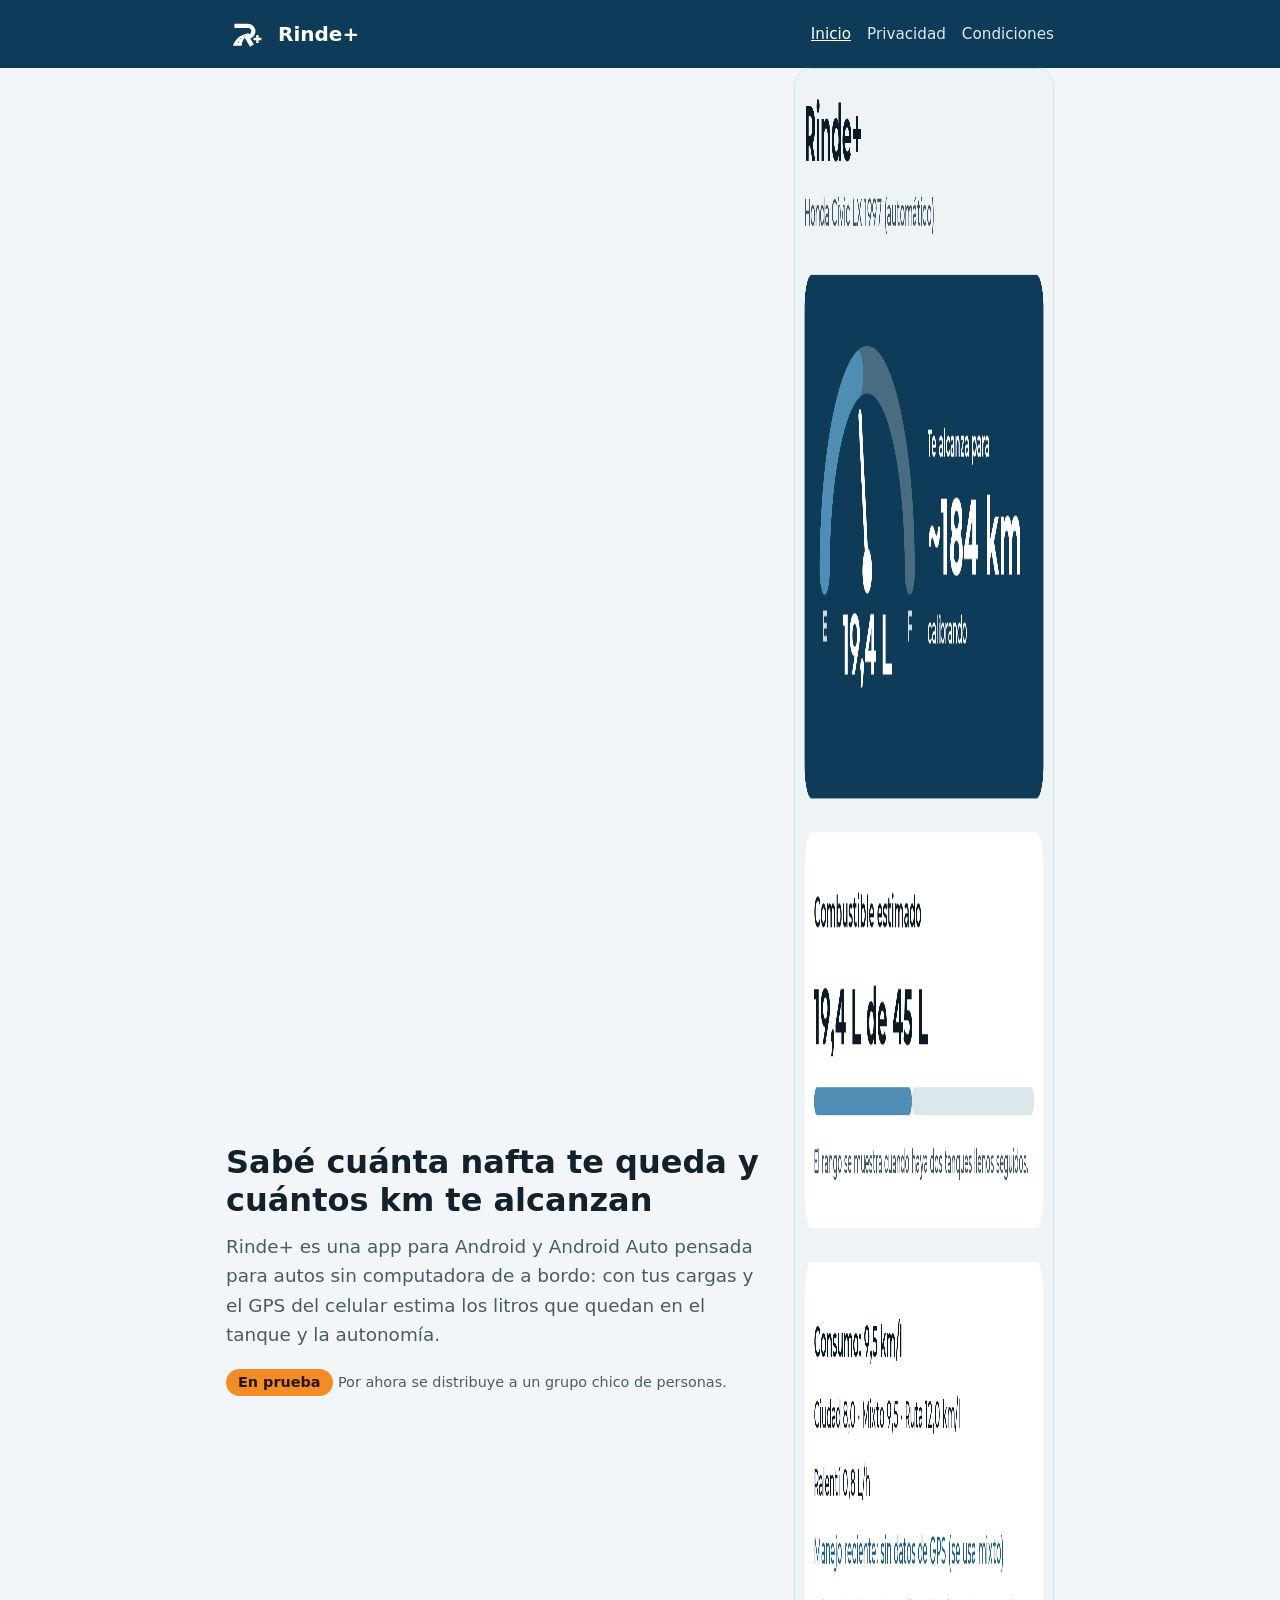
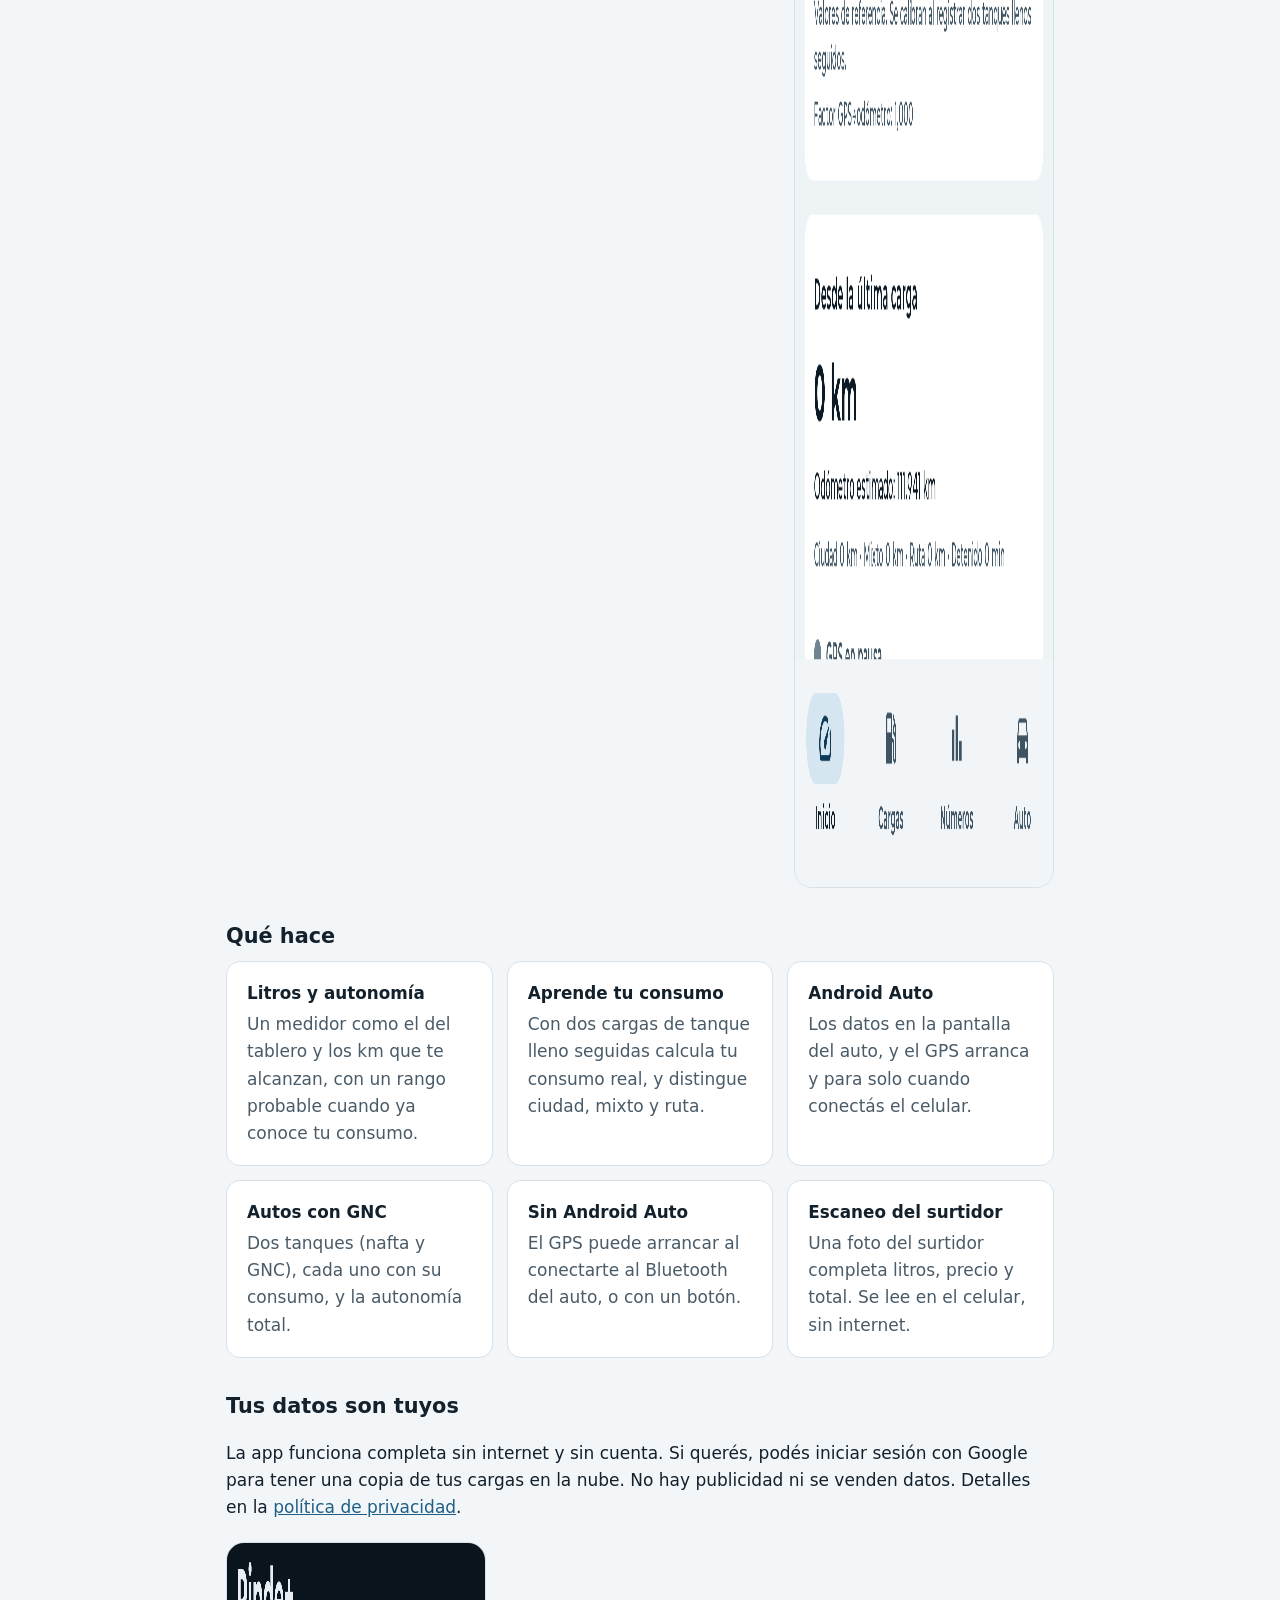
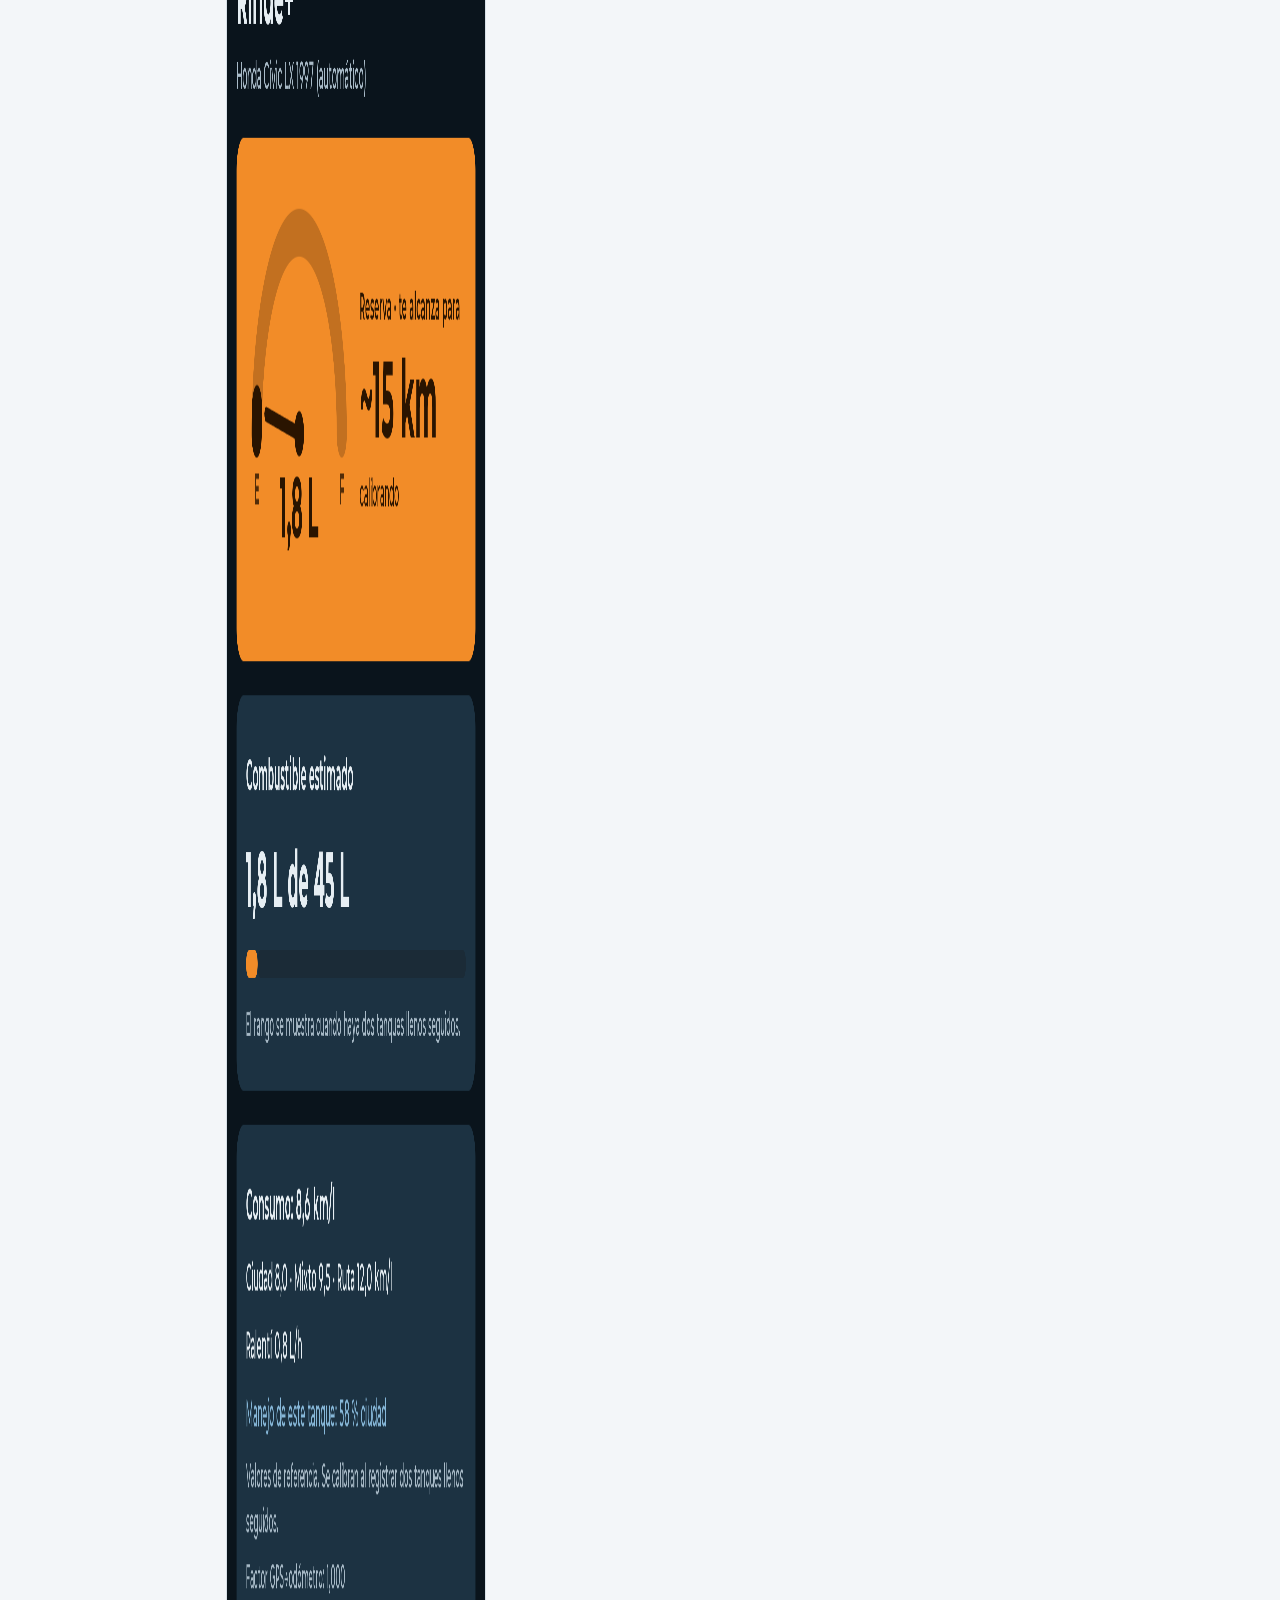
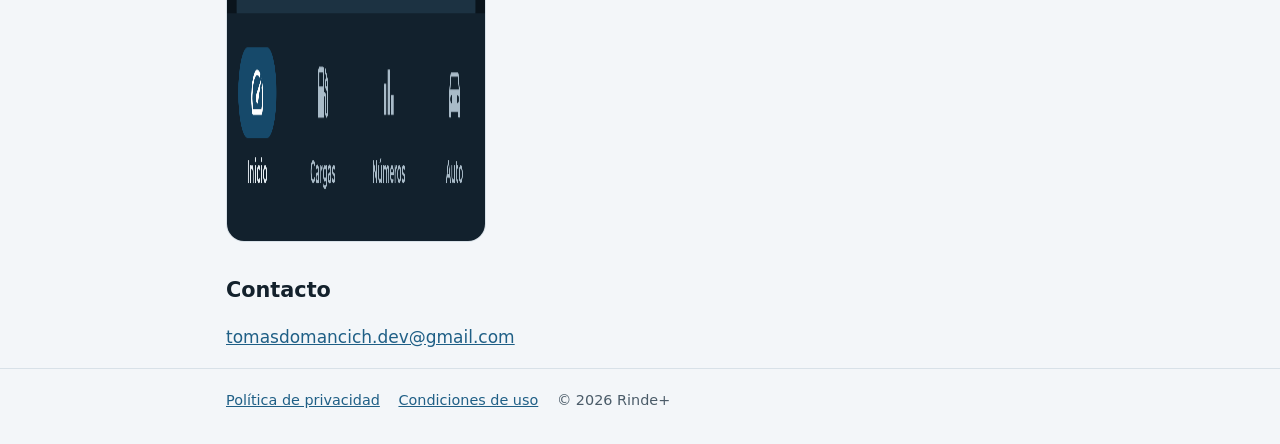
<file: index.html>
<!doctype html>
<html lang="es-AR">
<head>
  <meta charset="utf-8">
  <meta name="viewport" content="width=device-width, initial-scale=1">
  <title>Rinde+ · cuánta nafta te queda</title>
  <meta name="description" content="Rinde+ estima los litros que quedan en el tanque y cuántos km te alcanzan, para autos sin computadora de a bordo. En el celular y en Android Auto.">
  <link rel="icon" href="img/logo.svg" type="image/svg+xml">
  <link rel="stylesheet" href="estilos.css">
</head>
<body>
<header>
  <div class="wrap">
    <img src="img/logo.svg" alt="">
    <a class="brand" href="./">Rinde+</a>
    <nav>
      <a href="./" aria-current="page">Inicio</a>
      <a href="privacidad.html">Privacidad</a>
      <a href="condiciones.html">Condiciones</a>
    </nav>
  </div>
</header>
<main class="wrap">
  <div class="hero">
    <div>
      <h1>Sabé cuánta nafta te queda y cuántos km te alcanzan</h1>
      <p class="lead">Rinde+ es una app para Android y Android Auto pensada para autos sin computadora de a bordo:
        con tus cargas y el GPS del celular estima los litros que quedan en el tanque y la autonomía.</p>
      <p><span class="badge">En prueba</span> <span class="small">Por ahora se distribuye a un grupo chico de personas.</span></p>
    </div>
    <div class="shots">
      <img src="img/inicio-claro.png" alt="Pantalla de inicio de Rinde+: medidor de combustible con 19,4 litros y una autonomía de unos 184 km" width="1220" height="2420">
    </div>
  </div>

  <h2>Qué hace</h2>
  <div class="features">
    <div class="card"><h3>Litros y autonomía</h3><p>Un medidor como el del tablero y los km que te alcanzan, con un rango probable cuando ya conoce tu consumo.</p></div>
    <div class="card"><h3>Aprende tu consumo</h3><p>Con dos cargas de tanque lleno seguidas calcula tu consumo real, y distingue ciudad, mixto y ruta.</p></div>
    <div class="card"><h3>Android Auto</h3><p>Los datos en la pantalla del auto, y el GPS arranca y para solo cuando conectás el celular.</p></div>
    <div class="card"><h3>Autos con GNC</h3><p>Dos tanques (nafta y GNC), cada uno con su consumo, y la autonomía total.</p></div>
    <div class="card"><h3>Sin Android Auto</h3><p>El GPS puede arrancar al conectarte al Bluetooth del auto, o con un botón.</p></div>
    <div class="card"><h3>Escaneo del surtidor</h3><p>Una foto del surtidor completa litros, precio y total. Se lee en el celular, sin internet.</p></div>
  </div>

  <h2>Tus datos son tuyos</h2>
  <p>La app funciona completa sin internet y sin cuenta. Si querés, podés iniciar sesión con Google para tener una copia
    de tus cargas en la nube. No hay publicidad ni se venden datos. Detalles en la
    <a href="privacidad.html">política de privacidad</a>.</p>

  <div class="shots" style="margin-top:20px; max-width:260px">
    <img src="img/inicio-oscuro.png" alt="Rinde+ en modo oscuro avisando que el tanque está en reserva: 1,8 litros, alcanza para unos 15 km" width="1220" height="1900">
  </div>

  <h2>Contacto</h2>
  <p><a href="mailto:tomasdomancich.dev@gmail.com">tomasdomancich.dev@gmail.com</a></p>
</main>
<footer>
  <div class="wrap">
    <a href="privacidad.html">Política de privacidad</a>
    <a href="condiciones.html">Condiciones de uso</a>
    <span>© 2026 Rinde+</span>
  </div>
</footer>
</body>
</html>
</file>
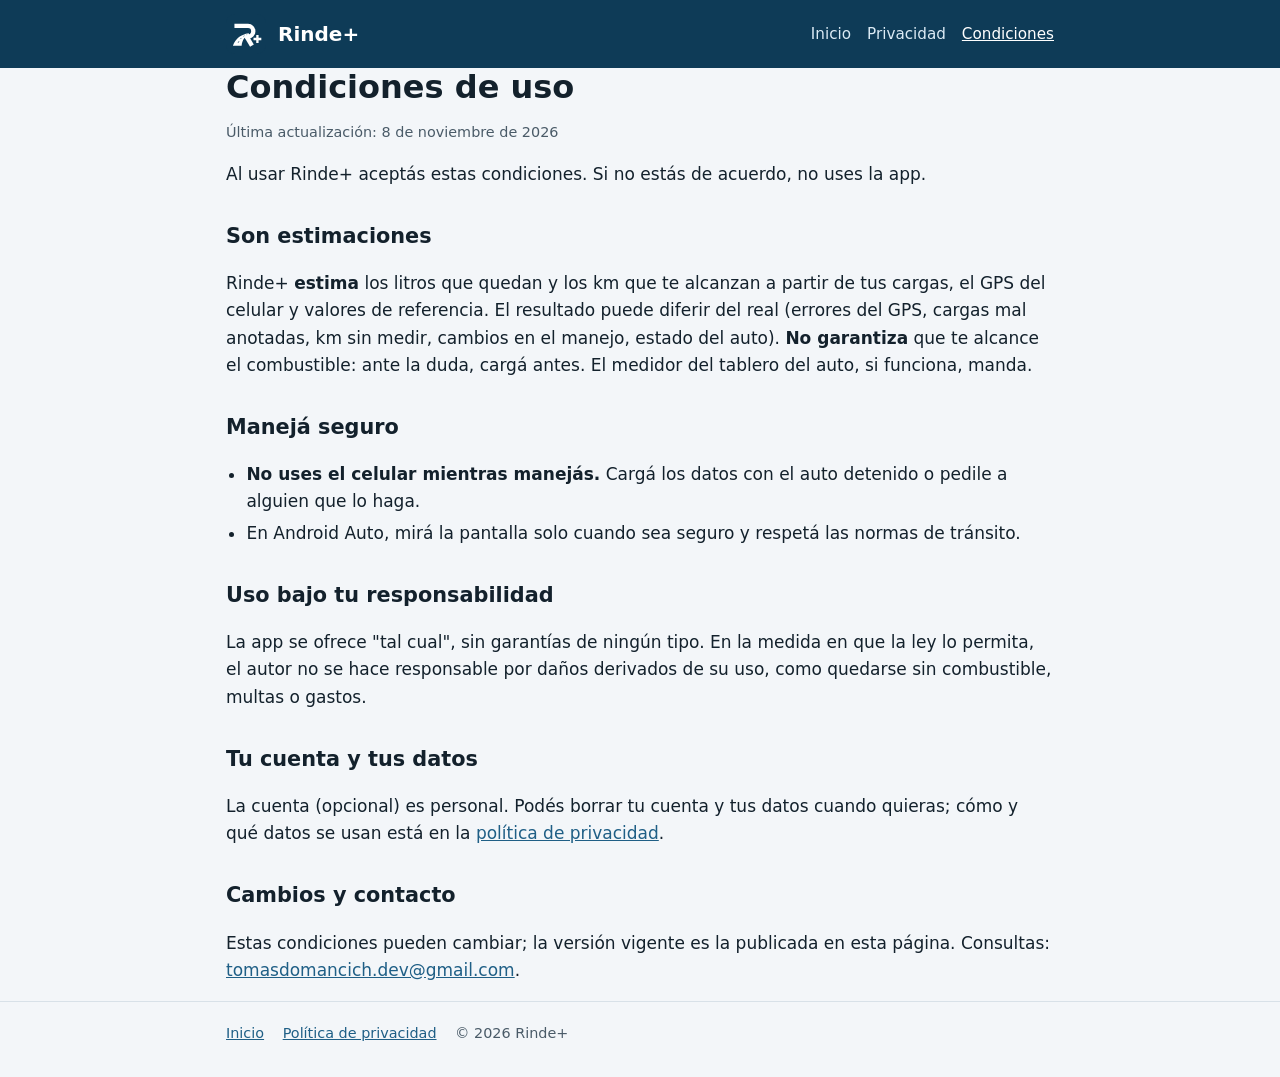
<file: condiciones.html>
<!doctype html>
<html lang="es-AR">
<head>
  <meta charset="utf-8">
  <meta name="viewport" content="width=device-width, initial-scale=1">
  <title>Condiciones · Rinde+</title>
  <meta name="description" content="Condiciones de uso de Rinde+.">
  <link rel="icon" href="img/logo.svg" type="image/svg+xml">
  <link rel="stylesheet" href="estilos.css">
</head>
<body>
<header>
  <div class="wrap">
    <img src="img/logo.svg" alt="">
    <a class="brand" href="./">Rinde+</a>
    <nav>
      <a href="./">Inicio</a>
      <a href="privacidad.html">Privacidad</a>
      <a href="condiciones.html" aria-current="page">Condiciones</a>
    </nav>
  </div>
</header>
<main class="wrap">
  <h1>Condiciones de uso</h1>
  <p class="small">Última actualización: 8 de noviembre de 2026</p>

  <p>Al usar Rinde+ aceptás estas condiciones. Si no estás de acuerdo, no uses la app.</p>

  <h2>Son estimaciones</h2>
  <p>Rinde+ <strong>estima</strong> los litros que quedan y los km que te alcanzan a partir de tus cargas, el GPS del
    celular y valores de referencia. El resultado puede diferir del real (errores del GPS, cargas mal anotadas, km sin
    medir, cambios en el manejo, estado del auto). <strong>No garantiza</strong> que te alcance el combustible: ante la
    duda, cargá antes. El medidor del tablero del auto, si funciona, manda.</p>

  <h2>Manejá seguro</h2>
  <ul>
    <li><strong>No uses el celular mientras manejás.</strong> Cargá los datos con el auto detenido o pedile a alguien
      que lo haga.</li>
    <li>En Android Auto, mirá la pantalla solo cuando sea seguro y respetá las normas de tránsito.</li>
  </ul>

  <h2>Uso bajo tu responsabilidad</h2>
  <p>La app se ofrece "tal cual", sin garantías de ningún tipo. En la medida en que la ley lo permita, el autor no se
    hace responsable por daños derivados de su uso, como quedarse sin combustible, multas o gastos.</p>

  <h2>Tu cuenta y tus datos</h2>
  <p>La cuenta (opcional) es personal. Podés borrar tu cuenta y tus datos cuando quieras; cómo y qué datos se usan
    está en la <a href="privacidad.html">política de privacidad</a>.</p>

  <h2>Cambios y contacto</h2>
  <p>Estas condiciones pueden cambiar; la versión vigente es la publicada en esta página. Consultas:
    <a href="mailto:tomasdomancich.dev@gmail.com">tomasdomancich.dev@gmail.com</a>.</p>
</main>
<footer>
  <div class="wrap">
    <a href="./">Inicio</a>
    <a href="privacidad.html">Política de privacidad</a>
    <span>© 2026 Rinde+</span>
  </div>
</footer>
</body>
</html>
</file>
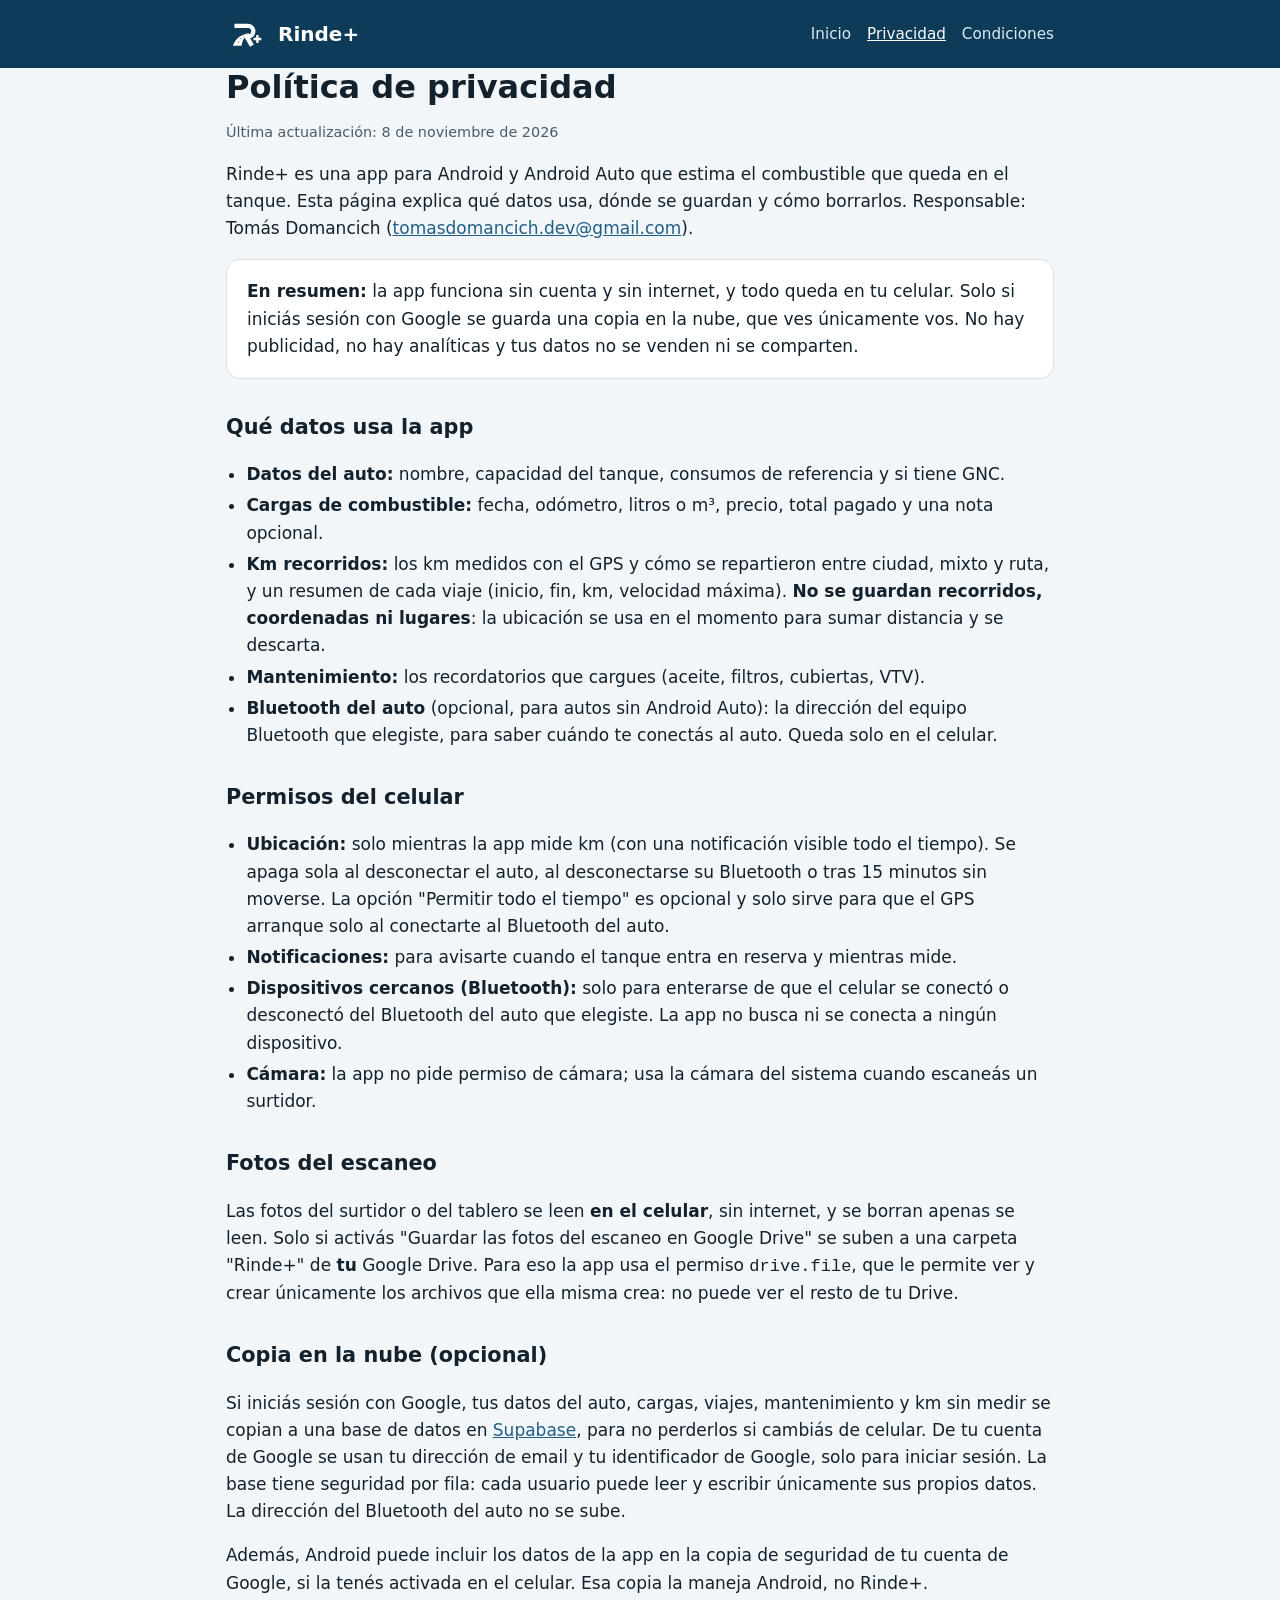
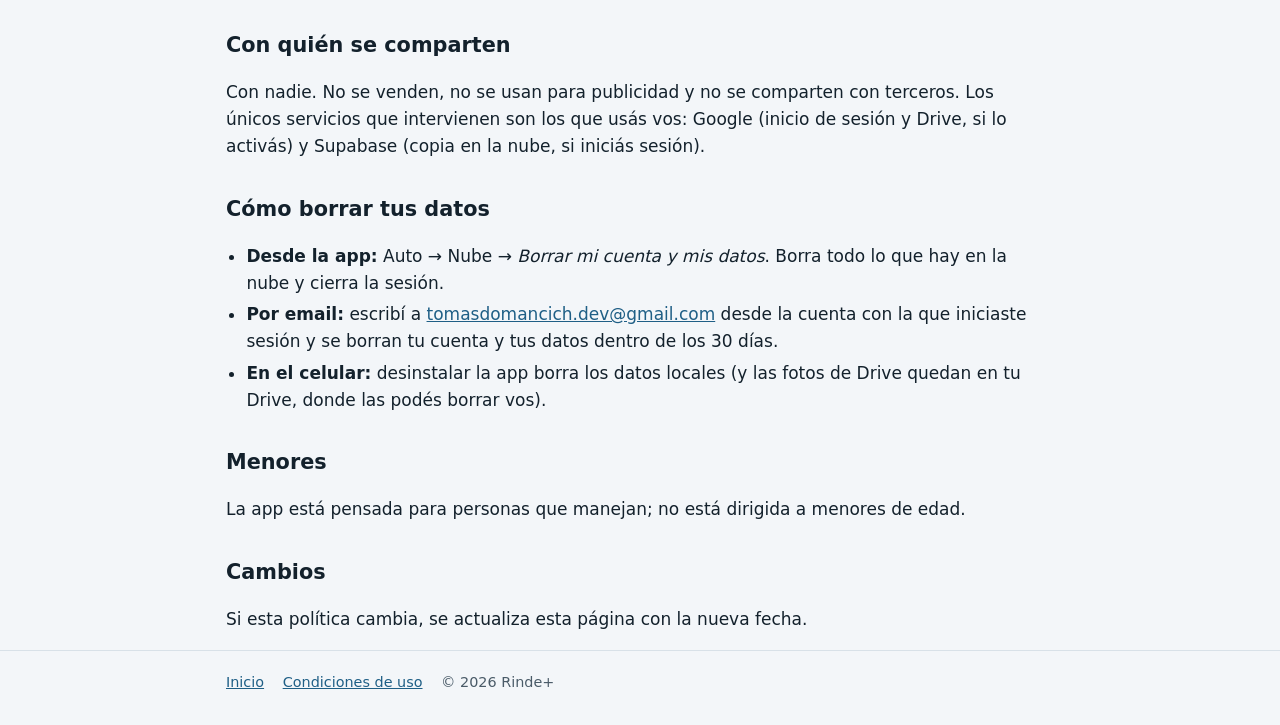
<file: privacidad.html>
<!doctype html>
<html lang="es-AR">
<head>
  <meta charset="utf-8">
  <meta name="viewport" content="width=device-width, initial-scale=1">
  <title>Privacidad · Rinde+</title>
  <meta name="description" content="Qué datos usa Rinde+, dónde se guardan y cómo borrarlos.">
  <link rel="icon" href="img/logo.svg" type="image/svg+xml">
  <link rel="stylesheet" href="estilos.css">
</head>
<body>
<header>
  <div class="wrap">
    <img src="img/logo.svg" alt="">
    <a class="brand" href="./">Rinde+</a>
    <nav>
      <a href="./">Inicio</a>
      <a href="privacidad.html" aria-current="page">Privacidad</a>
      <a href="condiciones.html">Condiciones</a>
    </nav>
  </div>
</header>
<main class="wrap">
  <h1>Política de privacidad</h1>
  <p class="small">Última actualización: 8 de noviembre de 2026</p>

  <p>Rinde+ es una app para Android y Android Auto que estima el combustible que queda en el tanque. Esta página
    explica qué datos usa, dónde se guardan y cómo borrarlos. Responsable: Tomás Domancich
    (<a href="mailto:tomasdomancich.dev@gmail.com">tomasdomancich.dev@gmail.com</a>).</p>

  <div class="card">
    <strong>En resumen:</strong> la app funciona sin cuenta y sin internet, y todo queda en tu celular. Solo si iniciás
    sesión con Google se guarda una copia en la nube, que ves únicamente vos. No hay publicidad, no hay analíticas y
    tus datos no se venden ni se comparten.
  </div>

  <h2>Qué datos usa la app</h2>
  <ul>
    <li><strong>Datos del auto:</strong> nombre, capacidad del tanque, consumos de referencia y si tiene GNC.</li>
    <li><strong>Cargas de combustible:</strong> fecha, odómetro, litros o m³, precio, total pagado y una nota opcional.</li>
    <li><strong>Km recorridos:</strong> los km medidos con el GPS y cómo se repartieron entre ciudad, mixto y ruta, y
      un resumen de cada viaje (inicio, fin, km, velocidad máxima). <strong>No se guardan recorridos, coordenadas ni
      lugares</strong>: la ubicación se usa en el momento para sumar distancia y se descarta.</li>
    <li><strong>Mantenimiento:</strong> los recordatorios que cargues (aceite, filtros, cubiertas, VTV).</li>
    <li><strong>Bluetooth del auto</strong> (opcional, para autos sin Android Auto): la dirección del equipo Bluetooth
      que elegiste, para saber cuándo te conectás al auto. Queda solo en el celular.</li>
  </ul>

  <h2>Permisos del celular</h2>
  <ul>
    <li><strong>Ubicación:</strong> solo mientras la app mide km (con una notificación visible todo el tiempo). Se
      apaga sola al desconectar el auto, al desconectarse su Bluetooth o tras 15 minutos sin moverse. La opción
      "Permitir todo el tiempo" es opcional y solo sirve para que el GPS arranque solo al conectarte al Bluetooth del auto.</li>
    <li><strong>Notificaciones:</strong> para avisarte cuando el tanque entra en reserva y mientras mide.</li>
    <li><strong>Dispositivos cercanos (Bluetooth):</strong> solo para enterarse de que el celular se conectó o
      desconectó del Bluetooth del auto que elegiste. La app no busca ni se conecta a ningún dispositivo.</li>
    <li><strong>Cámara:</strong> la app no pide permiso de cámara; usa la cámara del sistema cuando escaneás un surtidor.</li>
  </ul>

  <h2>Fotos del escaneo</h2>
  <p>Las fotos del surtidor o del tablero se leen <strong>en el celular</strong>, sin internet, y se borran apenas se
    leen. Solo si activás "Guardar las fotos del escaneo en Google Drive" se suben a una carpeta "Rinde+" de
    <strong>tu</strong> Google Drive. Para eso la app usa el permiso <code>drive.file</code>, que le permite ver y
    crear únicamente los archivos que ella misma crea: no puede ver el resto de tu Drive.</p>

  <h2>Copia en la nube (opcional)</h2>
  <p>Si iniciás sesión con Google, tus datos del auto, cargas, viajes, mantenimiento y km sin medir se copian a una
    base de datos en <a href="https://supabase.com" rel="noopener">Supabase</a>, para no perderlos si cambiás de
    celular. De tu cuenta de Google se usan tu dirección de email y tu identificador de Google, solo para iniciar
    sesión. La base tiene seguridad por fila: cada usuario puede leer y escribir únicamente sus propios datos. La
    dirección del Bluetooth del auto no se sube.</p>
  <p>Además, Android puede incluir los datos de la app en la copia de seguridad de tu cuenta de Google, si la tenés
    activada en el celular. Esa copia la maneja Android, no Rinde+.</p>

  <h2>Con quién se comparten</h2>
  <p>Con nadie. No se venden, no se usan para publicidad y no se comparten con terceros. Los únicos servicios que
    intervienen son los que usás vos: Google (inicio de sesión y Drive, si lo activás) y Supabase (copia en la nube,
    si iniciás sesión).</p>

  <h2>Cómo borrar tus datos</h2>
  <ul>
    <li><strong>Desde la app:</strong> Auto → Nube → <em>Borrar mi cuenta y mis datos</em>. Borra todo lo que hay en
      la nube y cierra la sesión.</li>
    <li><strong>Por email:</strong> escribí a <a href="mailto:tomasdomancich.dev@gmail.com">tomasdomancich.dev@gmail.com</a>
      desde la cuenta con la que iniciaste sesión y se borran tu cuenta y tus datos dentro de los 30 días.</li>
    <li><strong>En el celular:</strong> desinstalar la app borra los datos locales (y las fotos de Drive quedan en tu
      Drive, donde las podés borrar vos).</li>
  </ul>

  <h2>Menores</h2>
  <p>La app está pensada para personas que manejan; no está dirigida a menores de edad.</p>

  <h2>Cambios</h2>
  <p>Si esta política cambia, se actualiza esta página con la nueva fecha.</p>
</main>
<footer>
  <div class="wrap">
    <a href="./">Inicio</a>
    <a href="condiciones.html">Condiciones de uso</a>
    <span>© 2026 Rinde+</span>
  </div>
</footer>
</body>
</html>
</file>
<file: estilos.css>
:root {
  --petrol: #0E3B57;
  --petrol-text: #1F5F86;
  --accent: #F28C28;
  --bg: #F3F6F9;
  --card: #FFFFFF;
  --text: #13212C;
  --muted: #4A5B68;
  --line: #D8E1E8;
}
@media (prefers-color-scheme: dark) {
  :root {
    --petrol-text: #86B7D8;
    --bg: #0B141C;
    --card: #15232F;
    --text: #E8EEF3;
    --muted: #A9B8C4;
    --line: #26394A;
  }
}
* { box-sizing: border-box; }
html { -webkit-text-size-adjust: 100%; }
body {
  margin: 0;
  background: var(--bg);
  color: var(--text);
  font: 17px/1.6 system-ui, -apple-system, "Segoe UI", Roboto, sans-serif;
}
a { color: var(--petrol-text); }
header {
  background: var(--petrol);
  color: #fff;
}
header .wrap { display: flex; align-items: center; gap: 12px; padding-top: 14px; padding-bottom: 14px; }
header img { width: 40px; height: 40px; border-radius: 9px; }
header .brand { font-weight: 700; font-size: 1.25rem; color: #fff; text-decoration: none; }
header nav { margin-left: auto; display: flex; gap: 16px; flex-wrap: wrap; }
header nav a { color: #DCEBF5; text-decoration: none; font-size: .95rem; }
header nav a:hover, header nav a[aria-current] { color: #fff; text-decoration: underline; }
.wrap { max-width: 860px; margin: 0 auto; padding: 0 16px; }
main { padding: 28px 0 48px; }
h1 { font-size: 2rem; line-height: 1.2; margin: 0 0 12px; }
h2 { font-size: 1.3rem; margin: 32px 0 8px; }
.lead { font-size: 1.15rem; color: var(--muted); margin-top: 0; }
.card {
  background: var(--card);
  border: 1px solid var(--line);
  border-radius: 14px;
  padding: 18px 20px;
  margin: 16px 0;
}
.hero { display: grid; grid-template-columns: 1fr 260px; gap: 28px; align-items: center; }
.shots { display: flex; gap: 14px; }
.shots img {
  width: 100%;
  max-width: 260px;
  border-radius: 18px;
  border: 1px solid var(--line);
  display: block;
}
.features { display: grid; grid-template-columns: repeat(auto-fit, minmax(220px, 1fr)); gap: 14px; }
.features .card { margin: 0; }
.features h3 { margin: 0 0 4px; font-size: 1.05rem; }
.features p { margin: 0; color: var(--muted); }
.badge { display: inline-block; background: var(--accent); color: #2A1500; font-weight: 600; border-radius: 999px; padding: 2px 12px; font-size: .9rem; }
.small { font-size: .9rem; color: var(--muted); }
footer { border-top: 1px solid var(--line); padding: 20px 0 32px; color: var(--muted); font-size: .9rem; }
footer a { margin-right: 14px; }
ul { padding-left: 1.2em; }
li { margin: 4px 0; }
@media (max-width: 680px) {
  .hero { grid-template-columns: 1fr; }
  .shots img { max-width: 100%; }
  h1 { font-size: 1.6rem; }
}
</file>
